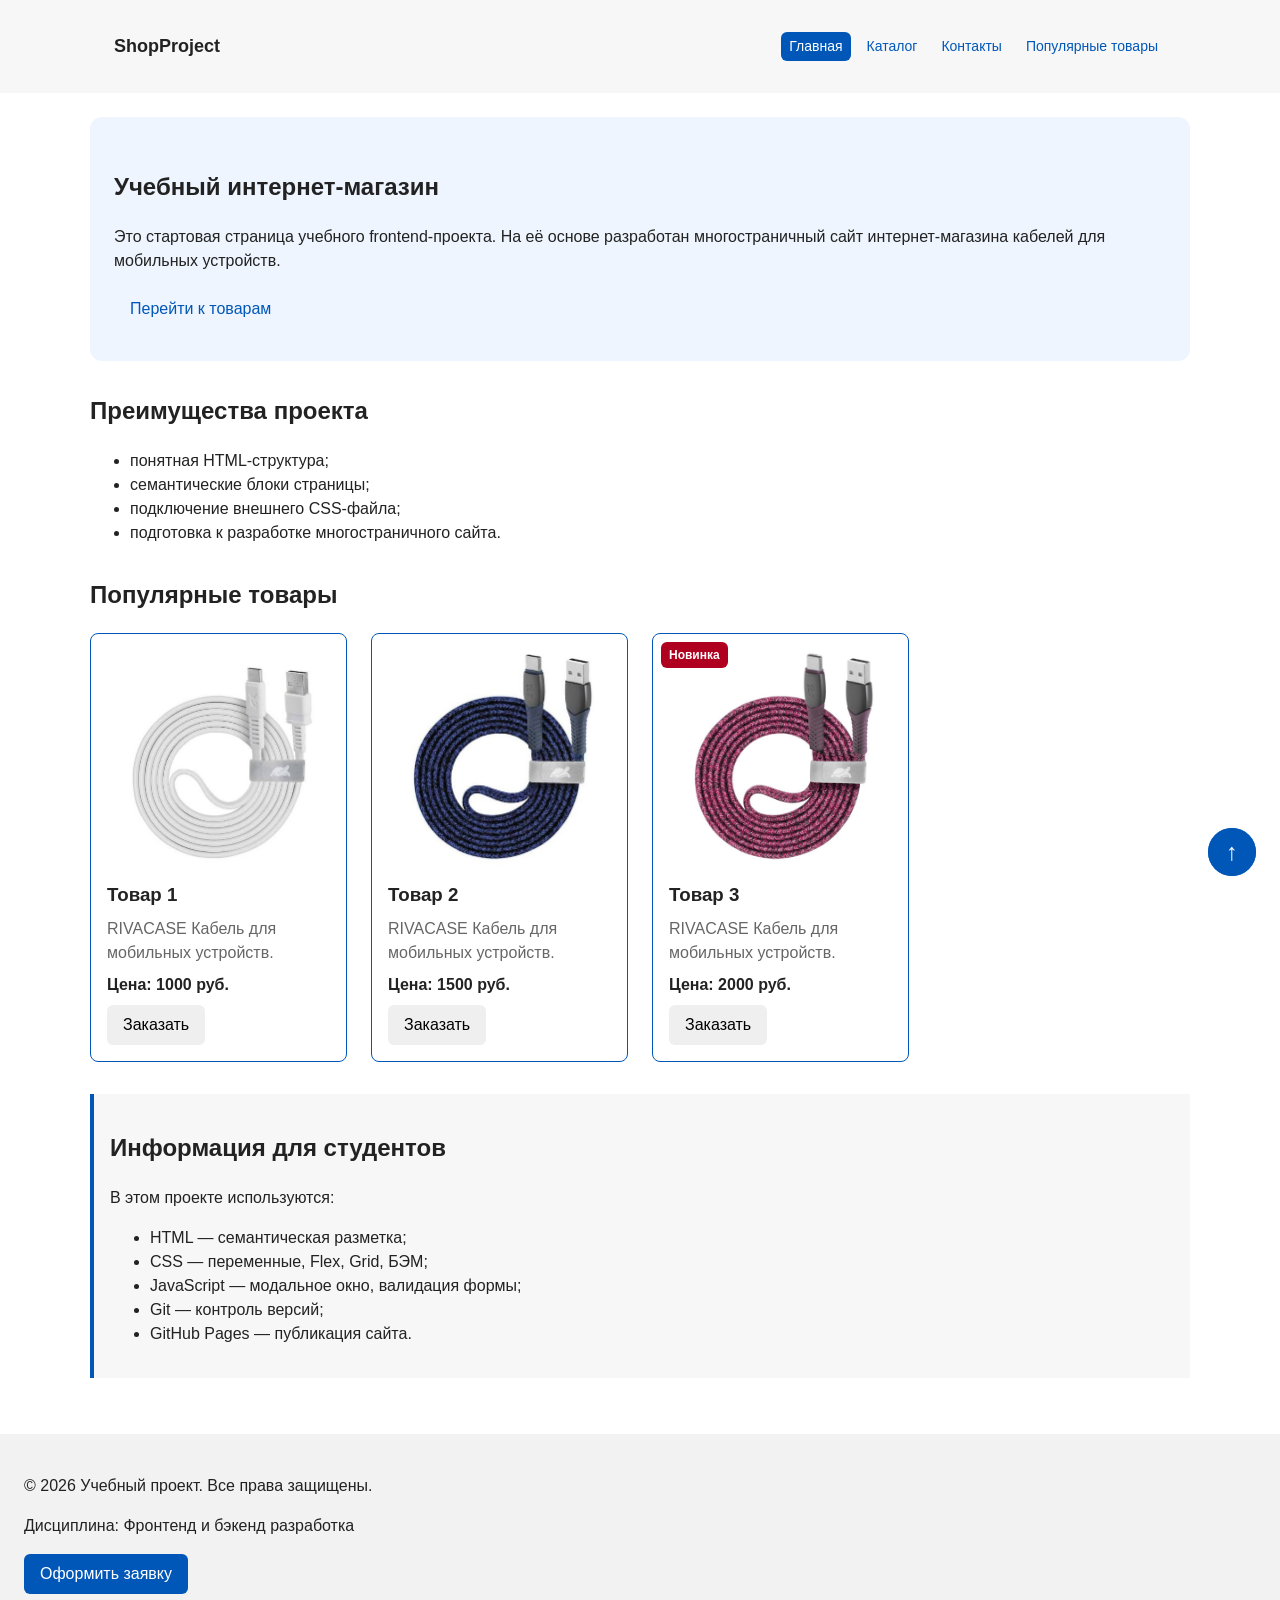
<file: index.html>
<!DOCTYPE html>
<html lang="ru">
<head>
  <meta charset="UTF-8">
  <meta name="viewport" content="width=device-width, initial-scale=1.0">
  <title>Учебный интернет-магазин</title>

  <meta property="og:type" content="website">
  <meta property="og:title" content="Учебный интернет-магазин">
  <meta property="og:description" content="Учебный frontend-проект интернет-магазина.">
  <meta property="og:image" content="https://username.github.io/kr1-html-css-shop/images/preview.jpg">

  <!-- Подключение стилей и JavaScript -->
  <link rel="stylesheet" href="css/style.css">
  <script src="js/main.js" defer></script>
</head>

<body>
  <header class="site-header">
    <div class="site-header__inner">
      <a class="site-header__logo" href="index.html">ShopProject</a>

      <nav class="site-nav" aria-label="Основная навигация">
        <ul class="site-nav__list">
          <li class="site-nav__item">
            <a class="site-nav__link site-nav__link--active" href="index.html">
              Главная
            </a>
          </li>
          <li class="site-nav__item">
            <a class="site-nav__link" href="catalog.html">Каталог</a>
          </li>
          <li class="site-nav__item">
            <a class="site-nav__link" href="contacts.html">Контакты</a>
          </li>
          <li class="site-nav__item">
            <a class="site-nav__link" href="index.html#popular">
              Популярные товары
            </a>
          </li>
        </ul>
      </nav>
    </div>
  </header>

  <main>
    <section class="hero">
      <h1>Учебный интернет-магазин</h1>
      <p>
        Это стартовая страница учебного frontend-проекта.
        На её основе разработан многостраничный сайт интернет-магазина кабелей для мобильных устройств.
      </p>
      <a class="button" href="#popular">Перейти к товарам</a>
    </section>

    <section class="section" id="advantages">
      <h2>Преимущества проекта</h2>

      <ul class="advantages-list">
        <li>понятная HTML-структура;</li>
        <li>семантические блоки страницы;</li>
        <li>подключение внешнего CSS-файла;</li>
        <li>подготовка к разработке многостраничного сайта.</li>
      </ul>
    </section>

    <section class="section" id="popular">
      <h2>Популярные товары</h2>

      <div class="products-grid">
        <article class="product-card product-card--featured">
          <img
              class="product-card__image"
              src="images/product-1.jpg"
              alt="Товар 1"
              width="300"
              height="300"
            >
          <h3 class="product-card__title">
            <a class="product-card__link" href="product1.html">Товар 1</a>
          </h3>
          <p class="product-card__description">RIVACASE Кабель для мобильных устройств.</p>
          <p class="product-card__price">Цена: 1000 руб.</p>
          <button
            class="button product-card__button"
            type="button"
            data-product="Товар 1"
          >
            Заказать
          </button>
        </article>

        <article class="product-card product-card--featured">
            <img
              class="product-card__image"
              src="images/product-2.jpg"
              alt="Товар 1"
              width="300"
              height="300"
            >
          <h3 class="product-card__title">
            <a class="product-card__link" href="product2.html">Товар 2</a>
          </h3>
          <p class="product-card__description">RIVACASE Кабель для мобильных устройств.</p>
          <p class="product-card__price">Цена: 1500 руб.</p>
          <button
            class="button product-card__button"
            type="button"
            data-product="Товар 2"
          >
            Заказать
          </button>
        </article>

        <article class="product-card product-card--featured">
          <span class="product-card__badge">Новинка</span>
            <img
              class="product-card__image"
              src="images/product-3.jpg"
              alt="Товар 1"
              width="300"
              height="300"
            >
          <h3 class="product-card__title">
            <a class="product-card__link" href="product3.html">Товар 3</a>
          </h3>
          <p class="product-card__description">RIVACASE Кабель для мобильных устройств.</p>
          <p class="product-card__price">Цена: 2000 руб.</p>
          <button
            class="button product-card__button"
            type="button"
            data-product="Товар 3"
          >
            Заказать
          </button>
        </article>
      </div>
    </section>

    <aside class="aside-info">
      <h2>Информация для студентов</h2>
      <p>В этом проекте используются:</p>
      <ul class="aside-info__list">
        <li>HTML — семантическая разметка;</li>
        <li>CSS — переменные, Flex, Grid, БЭМ;</li>
        <li>JavaScript — модальное окно, валидация формы;</li>
        <li>Git — контроль версий;</li>
        <li>GitHub Pages — публикация сайта.</li>
      </ul>
    </aside>
  </main>

  <a class="to-top" href="#" aria-label="Наверх">↑</a>

  <footer class="site-footer" id="contacts">
    <p>&copy; 2026 Учебный проект. Все права защищены.</p>
    <p>Дисциплина: Фронтенд и бэкенд разработка</p>
    <a class="button button--primary" href="order.html">Оформить заявку</a>
  </footer>

  <dialog class="order-dialog" id="order-dialog" aria-labelledby="order-dialog-title">
    <h2 class="order-dialog__title" id="order-dialog-title">Оформление заявки</h2>

    <form class="order-form" id="order-form" action="#" method="post" novalidate>
      <input id="selected-product" name="selected-product" type="hidden">

      <div class="order-form__field">
        <label class="order-form__label" for="order-name">Имя</label>
        <input
          class="order-form__input"
          id="order-name"
          name="name"
          type="text"
          placeholder="Введите ваше имя"
          minlength="2"
          autocomplete="given-name"
          required
        >
      </div>

      <div class="order-form__field">
        <label class="order-form__label" for="order-email">E-mail</label>
        <input
          class="order-form__input"
          id="order-email"
          name="email"
          type="email"
          placeholder="example@mail.ru"
          autocomplete="email"
          required
        >
      </div>

      <div class="order-form__field">
        <label class="order-form__label" for="order-phone">Телефон</label>
        <input
          class="order-form__input"
          id="order-phone"
          name="phone"
          type="tel"
          inputmode="tel"
          placeholder="+7 (900) 000-00-00"
          pattern="^\+7 \(\d{3}\) \d{3}-\d{2}-\d{2}$"
          required
        >
        <small class="order-form__hint">Формат: +7 (900) 000-00-00</small>
      </div>

      <div class="order-form__field">
        <label class="order-form__label" for="order-date">Дата связи</label>
        <input
          class="order-form__input"
          id="order-date"
          name="date"
          type="date"
        >
      </div>

      <div class="order-form__field">
        <label class="order-form__label" for="order-topic">Тема заявки</label>
        <select class="order-form__input" id="order-topic" name="topic" required>
          <option value="">Выберите тему</option>
          <option value="product">Заказ товара</option>
          <option value="consultation">Консультация</option>
          <option value="delivery">Доставка</option>
        </select>
      </div>

      <div class="order-form__field">
        <label class="order-form__label" for="order-comment">Комментарий</label>
        <textarea
          class="order-form__input"
          id="order-comment"
          name="comment"
          rows="4"
          placeholder="Укажите дополнительную информацию"
        ></textarea>
      </div>

      <div class="order-form__field order-form__field--checkbox">
        <label class="order-form__label">
          <input
            class="order-form__checkbox"
            id="order-agreement"
            name="agreement"
            type="checkbox"
            required
          >
          Я согласен на обработку данных
        </label>
      </div>

      <div class="order-form__actions">
        <button class="button button--secondary" type="button" id="close-order-dialog">
          Закрыть
        </button>
        <button class="button button--primary" type="submit">
          Отправить заявку
        </button>
      </div>
    </form>
  </dialog>

  <p class="success-message" id="success-message" hidden>
    Форма успешно отправлена!
  </p>
  <a class="to-top" href="#" aria-label="Наверх">↑</a>
</body>
</file>
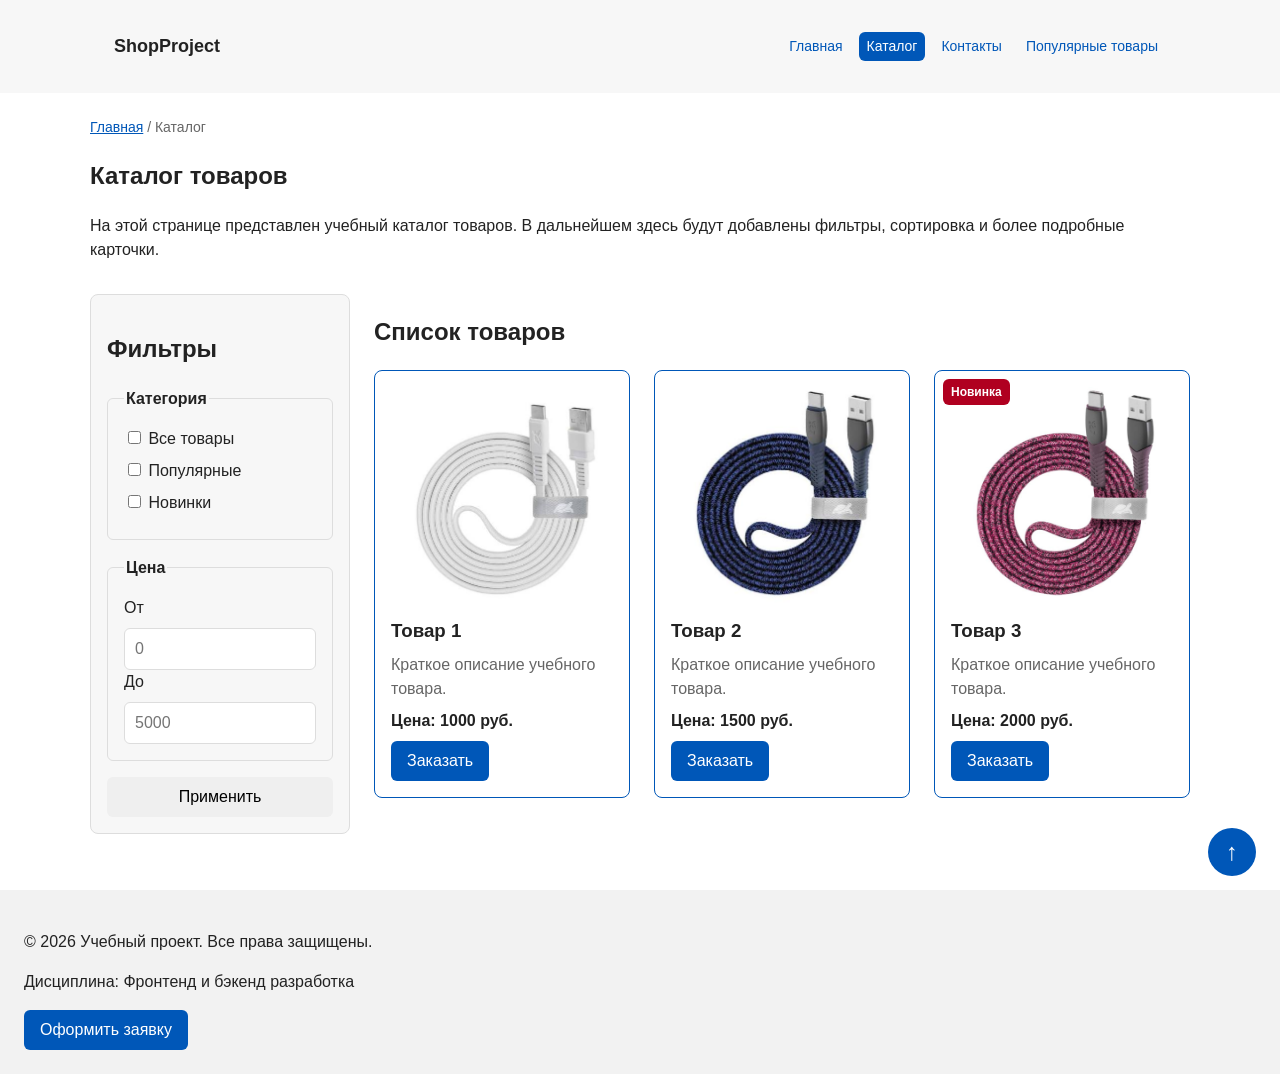
<file: catalog.html>
<!DOCTYPE html>
<html lang="ru">
<head>
  <meta charset="UTF-8">
  <meta name="viewport" content="width=device-width, initial-scale=1.0">
  <meta name="description" content="Каталог товаров учебного интернет-магазина.">
  <title>Каталог товаров — Учебный интернет-магазин</title>

  <meta property="og:type" content="website">
  <meta property="og:title" content="Учебный интернет-магазин">
  <meta property="og:description" content="Учебный frontend-проект интернет-магазина.">
  <meta property="og:image" content="https://username.github.io/kr1-html-css-shop/images/preview.jpg">

  <link rel="stylesheet" href="css/style.css">
</head>
<body>
  <header class="site-header">
    <div class="site-header__inner">
      <a class="site-header__logo" href="index.html">ShopProject</a>

      <nav class="site-nav" aria-label="Основная навигация">
        <ul class="site-nav__list">
          <li class="site-nav__item">
            <a class="site-nav__link" href="index.html">
              Главная
            </a>
          </li>
          <li class="site-nav__item">
            <a class="site-nav__link site-nav__link--active" href="catalog.html">Каталог</a>
          </li>
          <li class="site-nav__item">
            <a class="site-nav__link" href="contacts.html">Контакты</a>
          </li>
          <li class="site-nav__item">
            <a class="site-nav__link" href="index.html#popular">
              Популярные товары
            </a>
          </li>
        </ul>
      </nav>
    </div>
  </header>

  <main>
    <nav class="breadcrumbs" aria-label="Хлебные крошки">
      <a class="breadcrumbs__link" href="index.html">Главная</a>
      <span class="breadcrumbs__current">Каталог</span>
    </nav>

    <section class="section">
      <h1>Каталог товаров</h1>
      <p>
        На этой странице представлен учебный каталог товаров.
        В дальнейшем здесь будут добавлены фильтры, сортировка и более
        подробные карточки.
      </p>
    </section>

    <section class="catalog-layout">
      <!-- Товары слева -->
      <section class="catalog-products">
        <h2>Список товаров</h2>

        <div class="products-grid">
          <article class="product-card product-card--featured">
            <img
              class="product-card__image"
              src="images/product-1.jpg"
              alt="Товар 1"
              width="300"
              height="300"
            >
            <h3 class="product-card__title">
              <a class="product-card__link" href="product1.html">Товар 1</a>
            </h3>
            <p class="product-card__description">Краткое описание учебного товара.</p>
            <p class="product-card__price">Цена: 1000 руб.</p>
            <a class="button button--primary product-card__button" href="order.html" data-product="Товар 1">
              Заказать
            </a>
          </article>

          <article class="product-card product-card--featured">
            <img
              class="product-card__image"
              src="images/product-2.jpg"
              alt="Товар 2"
              width="300"
              height="300"
            >
            <h3 class="product-card__title">
              <a class="product-card__link" href="product2.html">Товар 2</a>
            </h3>
            <p class="product-card__description">Краткое описание учебного товара.</p>
            <p class="product-card__price">Цена: 1500 руб.</p>
            <a class="button button--primary product-card__button" href="order.html" data-product="Товар 2">
              Заказать
            </a>
          </article>

          <article class="product-card product-card--featured">
            <span class="product-card__badge">Новинка</span>
            <img
              class="product-card__image"
              src="images/product-3.jpg"
              alt="Товар 3"
              width="300"
              height="300"
            >
            <h3 class="product-card__title">
              <a class="product-card__link" href="product3.html">Товар 3</a>
            </h3>
            <p class="product-card__description">Краткое описание учебного товара.</p>
            <p class="product-card__price">Цена: 2000 руб.</p>
            <a class="button button--primary product-card__button" href="order.html" data-product="Товар 3">
              Заказать
            </a>
          </article>
        </div>
      </section>

      <!-- Фильтр справа -->
      <aside class="catalog-filters">
        <h2>Фильтры</h2>

        <form class="filters-form" action="#" method="get">
          <fieldset>
            <legend>Категория</legend>

            <label>
              <input type="checkbox" name="category" value="all">
              Все товары
            </label>

            <label>
              <input type="checkbox" name="category" value="popular">
              Популярные
            </label>

            <label>
              <input type="checkbox" name="category" value="new">
              Новинки
            </label>
          </fieldset>

          <fieldset>
            <legend>Цена</legend>

            <label for="price-from">От</label>
            <input id="price-from" name="price-from" type="number" min="0" placeholder="0">

            <label for="price-to">До</label>
            <input id="price-to" name="price-to" type="number" min="0" placeholder="5000">
          </fieldset>

          <button class="button" type="submit">Применить</button>
        </form>
      </aside>
    </section>
  </main>

  <a class="to-top" href="#" aria-label="Наверх">↑</a>

  <footer class="site-footer">
    <p>&copy; 2026 Учебный проект. Все права защищены.</p>
    <p>Дисциплина: Фронтенд и бэкенд разработка</p>
    <a class="button button--primary" href="order.html">Оформить заявку</a>
  </footer>
</body>
</html>
</file>
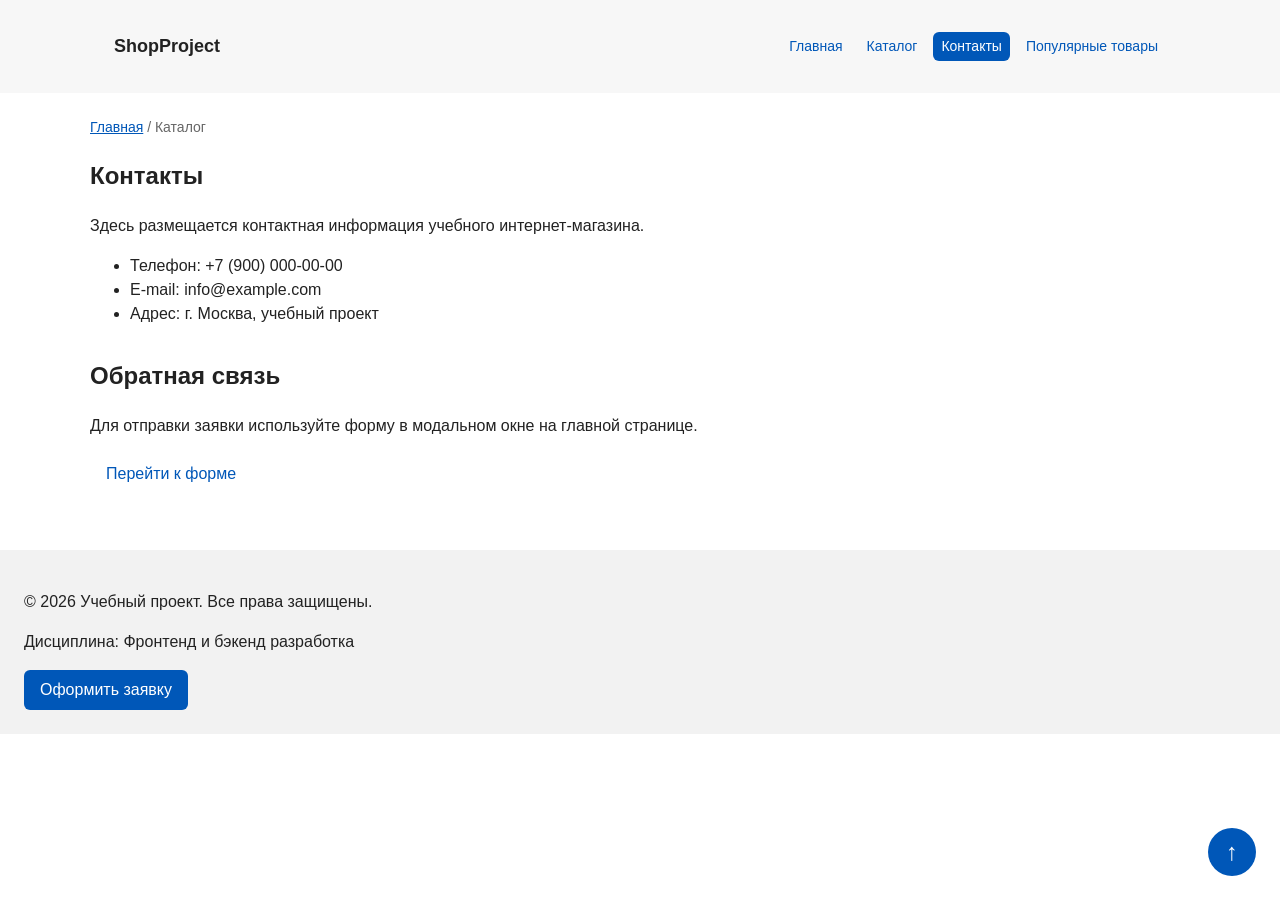
<file: contacts.html>
<!DOCTYPE html>
<html lang="ru">
<head>
  <meta charset="UTF-8">
  <meta name="viewport" content="width=device-width, initial-scale=1.0">
  <meta name="description" content="Контактная информация учебного интернет-магазина.">
  <title>Контакты — Учебный интернет-магазин</title>
  
  <meta property="og:type" content="website">
  <meta property="og:title" content="Учебный интернет-магазин">
  <meta property="og:description" content="Учебный frontend-проект интернет-магазина.">
  <meta property="og:image" content="https://username.github.io/kr1-html-css-shop/images/preview.jpg">

  <link rel="stylesheet" href="css/style.css">
</head>

<body>
  <header class="site-header">
    <div class="site-header__inner">
      <a class="site-header__logo" href="index.html">ShopProject</a>

      <nav class="site-nav" aria-label="Основная навигация">
        <ul class="site-nav__list">
          <li class="site-nav__item">
            <a class="site-nav__link href="index.html" href="index.html">
              Главная
            </a>
          </li>
          <li class="site-nav__item">
            <a class="site-nav__link" href="catalog.html">Каталог</a>
          </li>
          <li class="site-nav__item">
            <a class="site-nav__link site-nav__link--active" href="contacts.html">Контакты</a>
          </li>
          <li class="site-nav__item">
            <a class="site-nav__link" href="index.html#popular">
              Популярные товары
            </a>
          </li>
        </ul>
      </nav>
    </div>
  </header>

  <main>
    <nav class="breadcrumbs" aria-label="Хлебные крошки">
      <a class="breadcrumbs__link" href="index.html">Главная</a>
      <span class="breadcrumbs__current">Каталог</span>
    </nav>

    <section class="section">
      <h1>Контакты</h1>
      <p>
        Здесь размещается контактная информация учебного интернет-магазина.
      </p>

      <ul>
        <li>Телефон: +7 (900) 000-00-00</li>
        <li>E-mail: info@example.com</li>
        <li>Адрес: г. Москва, учебный проект</li>
      </ul>
    </section>

    <section class="section" id="feedback">
      <h2>Обратная связь</h2>
      <p>
        Для отправки заявки используйте форму в модальном окне на главной странице.
      </p>
      <a class="button" href="index.html#contacts">Перейти к форме</a>
    </section>
  </main>

  <a class="to-top" href="#" aria-label="Наверх">↑</a>

  <footer class="site-footer">
    <p>&copy; 2026 Учебный проект. Все права защищены.</p>
    <p>Дисциплина: Фронтенд и бэкенд разработка</p>
    <a class="button button--primary" href="order.html">Оформить заявку</a>
  </footer>

  <dialog class="order-dialog" id="order-dialog" aria-labelledby="order-dialog-title">
    <h2 class="order-dialog__title" id="order-dialog-title">Оформление заявки</h2>

    <form class="order-form" id="order-form" action="#" method="post" novalidate>
      <input id="selected-product" name="selected-product" type="hidden">

      <div class="order-form__field">
        <label class="order-form__label" for="order-name">Имя</label>
        <input
          class="order-form__input"
          id="order-name"
          name="name"
          type="text"
          placeholder="Введите ваше имя"
          minlength="2"
          autocomplete="given-name"
          required
        >
      </div>

      <div class="order-form__field">
        <label class="order-form__label" for="order-email">E-mail</label>
        <input
          class="order-form__input"
          id="order-email"
          name="email"
          type="email"
          placeholder="example@mail.ru"
          autocomplete="email"
          required
        >
      </div>

      <div class="order-form__field">
        <label class="order-form__label" for="order-phone">Телефон</label>
        <input
          class="order-form__input"
          id="order-phone"
          name="phone"
          type="tel"
          inputmode="tel"
          placeholder="+7 (900) 000-00-00"
          pattern="^\+7 \(\d{3}\) \d{3}-\d{2}-\d{2}$"
          required
        >
        <small class="order-form__hint">Формат: +7 (900) 000-00-00</small>
      </div>

      <div class="order-form__field">
        <label class="order-form__label" for="order-date">Дата связи</label>
        <input
          class="order-form__input"
          id="order-date"
          name="date"
          type="date"
        >
      </div>

      <div class="order-form__field">
        <label class="order-form__label" for="order-topic">Тема заявки</label>
        <select class="order-form__input" id="order-topic" name="topic" required>
          <option value="">Выберите тему</option>
          <option value="product">Заказ товара</option>
          <option value="consultation">Консультация</option>
          <option value="delivery">Доставка</option>
        </select>
      </div>

      <div class="order-form__field">
        <label class="order-form__label" for="order-comment">Комментарий</label>
        <textarea
          class="order-form__input"
          id="order-comment"
          name="comment"
          rows="4"
          placeholder="Укажите дополнительную информацию"
        ></textarea>
      </div>

      <div class="order-form__field order-form__field--checkbox">
        <label class="order-form__label">
          <input
            class="order-form__checkbox"
            id="order-agreement"
            name="agreement"
            type="checkbox"
            required
          >
          Я согласен на обработку данных
        </label>
      </div>

      <div class="order-form__actions">
        <button class="button button--secondary" type="button" id="close-order-dialog">
          Закрыть
        </button>
        <button class="button button--primary" type="submit">
          Отправить заявку
        </button>
      </div>
    </form>
  </dialog>

  <p class="success-message" id="success-message" hidden>
    Форма успешно отправлена!
  </p>
</body>
</html>
</file>
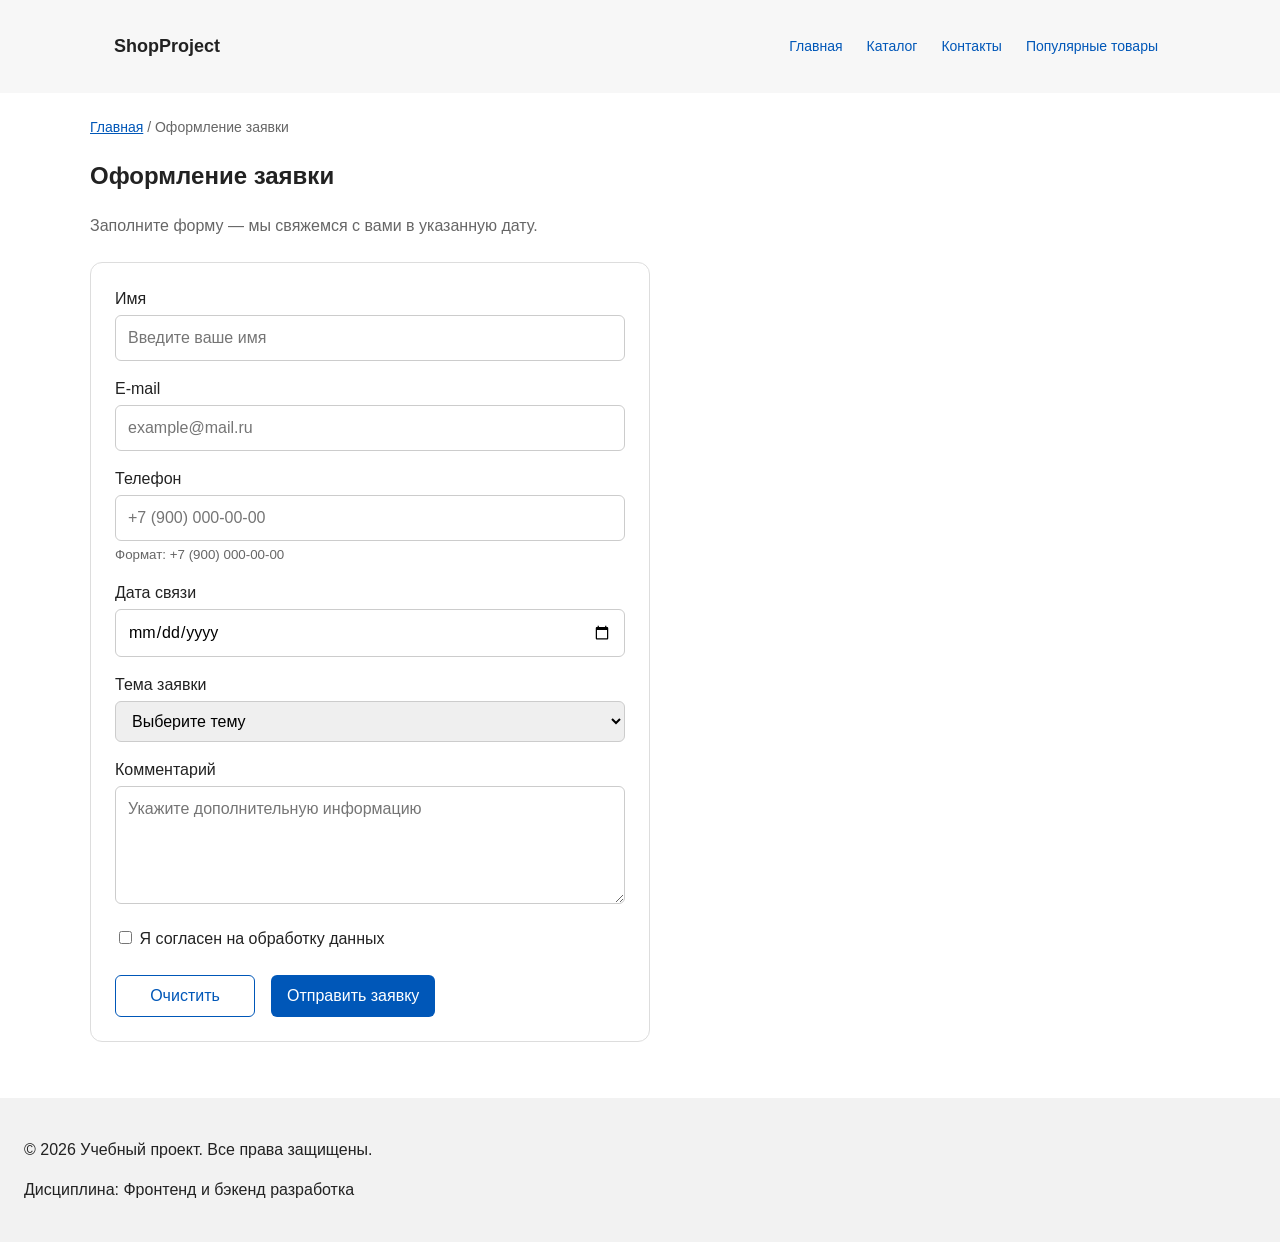
<file: order.html>
<!DOCTYPE html>
<html lang="ru">
<head>
  <meta charset="UTF-8">
  <meta name="viewport" content="width=device-width, initial-scale=1.0">
  <meta name="description" content="Оформление заявки в учебном интернет-магазине.">
  <title>Оформление заявки — Учебный интернет-магазин</title>

  <meta property="og:type" content="website">
  <meta property="og:title" content="Учебный интернет-магазин">
  <meta property="og:description" content="Учебный frontend-проект интернет-магазина.">
  <meta property="og:image" content="https://username.github.io/kr1-html-css-shop/images/preview.jpg">

  <link rel="stylesheet" href="css/style.css">
  <script src="js/main.js" defer></script>
</head>

<body>
  <header class="site-header">
    <div class="site-header__inner">
      <a class="site-header__logo" href="index.html">ShopProject</a>
      <nav class="site-nav" aria-label="Основная навигация">
        <ul class="site-nav__list">
          <li class="site-nav__item"><a class="site-nav__link" href="index.html">Главная</a></li>
          <li class="site-nav__item"><a class="site-nav__link" href="catalog.html">Каталог</a></li>
          <li class="site-nav__item"><a class="site-nav__link" href="contacts.html">Контакты</a></li>
          <li class="site-nav__item"><a class="site-nav__link" href="index.html#popular">Популярные товары</a></li>
        </ul>
      </nav>
    </div>
  </header>

  <main>
    <nav class="breadcrumbs" aria-label="Хлебные крошки">
      <a class="breadcrumbs__link" href="index.html">Главная</a>
      <span class="breadcrumbs__current">Оформление заявки</span>
    </nav>

    <section class="section order-page">
      <h1>Оформление заявки</h1>
      <p class="order-page__intro">
        Заполните форму — мы свяжемся с вами в указанную дату.
      </p>

      <form class="order-form" id="order-form" action="#" method="post" novalidate>
        <input id="selected-product" name="selected-product" type="hidden">

        <div class="order-form__field">
          <label class="order-form__label" for="order-name">Имя</label>
          <input class="order-form__input" id="order-name" name="name" type="text"
                 placeholder="Введите ваше имя" minlength="2" autocomplete="given-name" required>
        </div>

        <div class="order-form__field">
          <label class="order-form__label" for="order-email">E-mail</label>
          <input class="order-form__input" id="order-email" name="email" type="email"
                 placeholder="example@mail.ru" autocomplete="email" required>
        </div>

        <div class="order-form__field">
          <label class="order-form__label" for="order-phone">Телефон</label>
          <input class="order-form__input" id="order-phone" name="phone" type="tel"
                 inputmode="tel" placeholder="+7 (900) 000-00-00"
                 pattern="^\+7 \(\d{3}\) \d{3}-\d{2}-\d{2}$" required>
          <small class="order-form__hint">Формат: +7 (900) 000-00-00</small>
        </div>

        <div class="order-form__field">
          <label class="order-form__label" for="order-date">Дата связи</label>
          <input class="order-form__input" id="order-date" name="date" type="date">
        </div>

        <div class="order-form__field">
          <label class="order-form__label" for="order-topic">Тема заявки</label>
          <select class="order-form__input" id="order-topic" name="topic" required>
            <option value="">Выберите тему</option>
            <option value="product">Заказ товара</option>
            <option value="consultation">Консультация</option>
            <option value="delivery">Доставка</option>
          </select>
        </div>

        <div class="order-form__field">
          <label class="order-form__label" for="order-comment">Комментарий</label>
          <textarea class="order-form__input" id="order-comment" name="comment" rows="4"
                    placeholder="Укажите дополнительную информацию"></textarea>
        </div>

        <div class="order-form__field order-form__field--checkbox">
          <label class="order-form__label">
            <input class="order-form__checkbox" id="order-agreement" name="agreement"
                   type="checkbox" required>
            Я согласен на обработку данных
          </label>
        </div>

        <div class="order-form__actions">
          <button class="button button--secondary" type="reset">Очистить</button>
          <button class="button button--primary" type="submit">Отправить заявку</button>
        </div>
      </form>

      <p class="success-message" id="success-message" hidden>
        Форма успешно отправлена!
      </p>
    </section>
  </main>

  <footer class="site-footer">
    <p>&copy; 2026 Учебный проект. Все права защищены.</p>
    <p>Дисциплина: Фронтенд и бэкенд разработка</p>
  </footer>
</body>
</html>
</file>
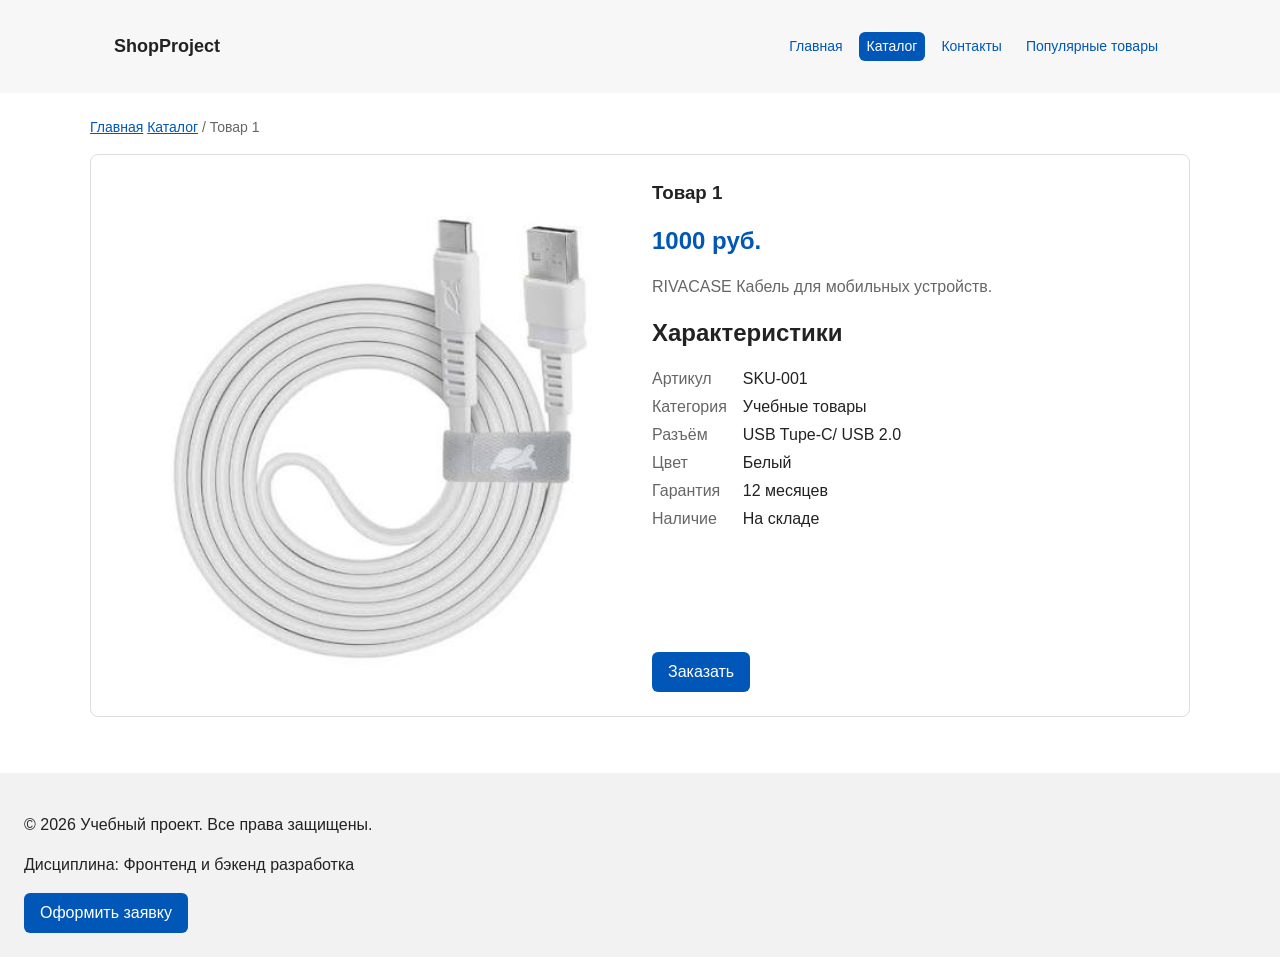
<file: product1.html>
<!DOCTYPE html>
<html lang="ru">
<head>
  <meta charset="UTF-8">
  <meta name="viewport" content="width=device-width, initial-scale=1.0">
  <title>Товар 1 — Учебный интернет-магазин</title>
  <link rel="stylesheet" href="css/style.css">
  <script src="js/main.js" defer></script>
</head>

<body>
  <header class="site-header">
    <div class="site-header__inner">
      <a class="site-header__logo" href="index.html">ShopProject</a>
      <nav class="site-nav" aria-label="Основная навигация">
        <ul class="site-nav__list">
          <li class="site-nav__item"><a class="site-nav__link" href="index.html">Главная</a></li>
          <li class="site-nav__item"><a class="site-nav__link site-nav__link--active" href="catalog.html">Каталог</a></li>
          <li class="site-nav__item"><a class="site-nav__link" href="contacts.html">Контакты</a></li>
          <li class="site-nav__item"><a class="site-nav__link" href="index.html#popular">Популярные товары</a></li>
        </ul>
      </nav>
    </div>
  </header>

  <main>
    <nav class="breadcrumbs" aria-label="Хлебные крошки">
      <a class="breadcrumbs__link" href="index.html">Главная</a>
      <a class="breadcrumbs__link" href="catalog.html">Каталог</a>
      <span class="breadcrumbs__current">Товар 1</span>
    </nav>

    <section class="section">
      <article class="product-detail">
        <img class="product-detail__image" src="images/product-1.jpg" alt="Товар 1" width="600" height="400">

        <div class="product-detail__info">
          <h3 class="product-card__title">Товар 1</h3>
          <p class="product-detail__price">1000 руб.</p>
          <p class="product-detail__description">RIVACASE Кабель для мобильных устройств.</p>

          <h2 class="product-detail__subtitle">Характеристики</h2>
          <dl class="product-detail__specs">
            <dt>Артикул</dt><dd>SKU-001</dd>
            <dt>Категория</dt><dd>Учебные товары</dd>
            <dt>Разъём</dt><dd>USB Tupe-C/ USB 2.0</dd>
            <dt>Цвет</dt><dd>Белый</dd>
            <dt>Гарантия</dt><dd>12 месяцев</dd>
            <dt>Наличие</dt><dd>На складе</dd>
          </dl>

          <button class="button button--primary product-card__button" type="button" data-product="Товар 1">
            Заказать
          </button>
        </div>
      </article>
    </section>
  </main>

  <footer class="site-footer">
    <p>&copy; 2026 Учебный проект. Все права защищены.</p>
    <p>Дисциплина: Фронтенд и бэкенд разработка</p>
    <a class="button button--primary" href="order.html">Оформить заявку</a>
  </footer>

  <dialog class="order-dialog" id="order-dialog" aria-labelledby="order-dialog-title">
    <h2 class="order-dialog__title" id="order-dialog-title">Оформление заявки</h2>

    <form class="order-form" id="order-form" action="#" method="post" novalidate>
      <input id="selected-product" name="selected-product" type="hidden">

      <div class="order-form__field">
        <label class="order-form__label" for="order-name">Имя</label>
        <input
          class="order-form__input"
          id="order-name"
          name="name"
          type="text"
          placeholder="Введите ваше имя"
          minlength="2"
          autocomplete="given-name"
          required
        >
      </div>

      <div class="order-form__field">
        <label class="order-form__label" for="order-email">E-mail</label>
        <input
          class="order-form__input"
          id="order-email"
          name="email"
          type="email"
          placeholder="example@mail.ru"
          autocomplete="email"
          required
        >
      </div>

      <div class="order-form__field">
        <label class="order-form__label" for="order-phone">Телефон</label>
        <input
          class="order-form__input"
          id="order-phone"
          name="phone"
          type="tel"
          inputmode="tel"
          placeholder="+7 (900) 000-00-00"
          pattern="^\+7 \(\d{3}\) \d{3}-\d{2}-\d{2}$"
          required
        >
        <small class="order-form__hint">Формат: +7 (900) 000-00-00</small>
      </div>

      <div class="order-form__field">
        <label class="order-form__label" for="order-date">Дата связи</label>
        <input
          class="order-form__input"
          id="order-date"
          name="date"
          type="date"
        >
      </div>

      <div class="order-form__field">
        <label class="order-form__label" for="order-topic">Тема заявки</label>
        <select class="order-form__input" id="order-topic" name="topic" required>
          <option value="">Выберите тему</option>
          <option value="product">Заказ товара</option>
          <option value="consultation">Консультация</option>
          <option value="delivery">Доставка</option>
        </select>
      </div>

      <div class="order-form__field">
        <label class="order-form__label" for="order-comment">Комментарий</label>
        <textarea
          class="order-form__input"
          id="order-comment"
          name="comment"
          rows="4"
          placeholder="Укажите дополнительную информацию"
        ></textarea>
      </div>

      <div class="order-form__field order-form__field--checkbox">
        <label class="order-form__label">
          <input
            class="order-form__checkbox"
            id="order-agreement"
            name="agreement"
            type="checkbox"
            required
          >
          Я согласен на обработку данных
        </label>
      </div>

      <div class="order-form__actions">
        <button class="button button--secondary" type="button" id="close-order-dialog">
          Закрыть
        </button>
        <button class="button button--primary" type="submit">
          Отправить заявку
        </button>
      </div>
    </form>
  </dialog>

  <p class="success-message" id="success-message" hidden>
    Форма успешно отправлена!
  </p>
</body>
</html>
</file>
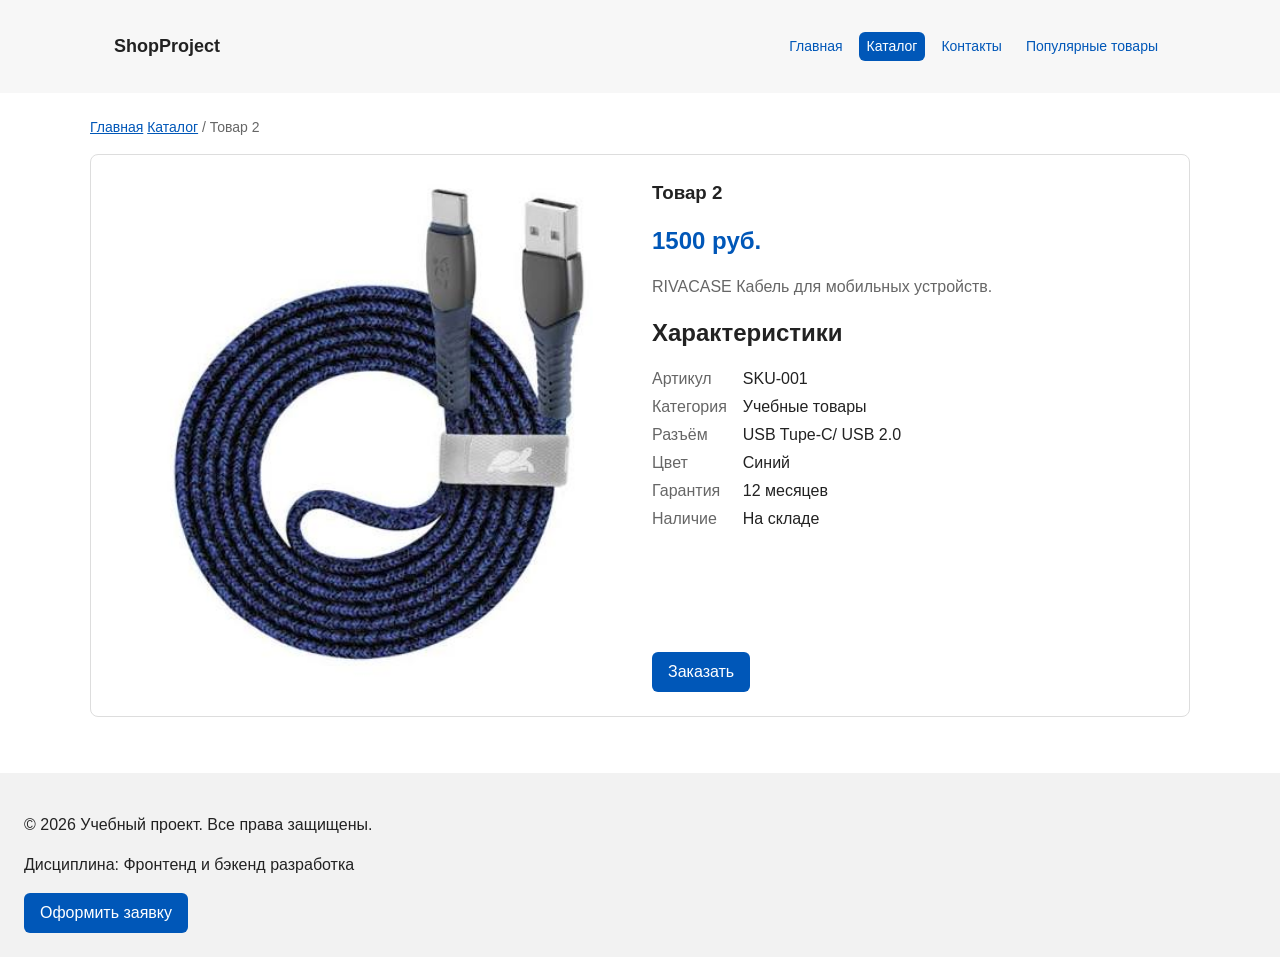
<file: product2.html>
<!DOCTYPE html>
<html lang="ru">
<head>
  <meta charset="UTF-8">
  <meta name="viewport" content="width=device-width, initial-scale=1.0">
  <title>Товар 1 — Учебный интернет-магазин</title>
  <link rel="stylesheet" href="css/style.css">
  <script src="js/main.js" defer></script>
</head>

<body>
  <header class="site-header">
    <div class="site-header__inner">
      <a class="site-header__logo" href="index.html">ShopProject</a>
      <nav class="site-nav" aria-label="Основная навигация">
        <ul class="site-nav__list">
          <li class="site-nav__item"><a class="site-nav__link" href="index.html">Главная</a></li>
          <li class="site-nav__item"><a class="site-nav__link site-nav__link--active" href="catalog.html">Каталог</a></li>
          <li class="site-nav__item"><a class="site-nav__link" href="contacts.html">Контакты</a></li>
          <li class="site-nav__item"><a class="site-nav__link" href="index.html#popular">Популярные товары</a></li>
        </ul>
      </nav>
    </div>
  </header>

  <main>
    <nav class="breadcrumbs" aria-label="Хлебные крошки">
      <a class="breadcrumbs__link" href="index.html">Главная</a>
      <a class="breadcrumbs__link" href="catalog.html">Каталог</a>
      <span class="breadcrumbs__current">Товар 2</span>
    </nav>

    <section class="section">
      <article class="product-detail">
        <img class="product-detail__image" src="images/product-2.jpg" alt="Товар 1" width="600" height="400">

        <div class="product-detail__info">
          <h3 class="product-card__title">Товар 2</h3>
          <p class="product-detail__price">1500 руб.</p>
          <p class="product-detail__description">RIVACASE Кабель для мобильных устройств.</p>

          <h2 class="product-detail__subtitle">Характеристики</h2>
          <dl class="product-detail__specs">
            <dt>Артикул</dt><dd>SKU-001</dd>
            <dt>Категория</dt><dd>Учебные товары</dd>
            <dt>Разъём</dt><dd>USB Tupe-C/ USB 2.0</dd>
            <dt>Цвет</dt><dd>Синий</dd>
            <dt>Гарантия</dt><dd>12 месяцев</dd>
            <dt>Наличие</dt><dd>На складе</dd>
          </dl>

          <button class="button button--primary product-card__button" type="button" data-product="Товар 1">
            Заказать
          </button>
        </div>
      </article>
    </section>
  </main>

  <footer class="site-footer">
    <p>&copy; 2026 Учебный проект. Все права защищены.</p>
    <p>Дисциплина: Фронтенд и бэкенд разработка</p>
    <a class="button button--primary" href="order.html">Оформить заявку</a>
  </footer>

  <dialog class="order-dialog" id="order-dialog" aria-labelledby="order-dialog-title">
    <h2 class="order-dialog__title" id="order-dialog-title">Оформление заявки</h2>

    <form class="order-form" id="order-form" action="#" method="post" novalidate>
      <input id="selected-product" name="selected-product" type="hidden">

      <div class="order-form__field">
        <label class="order-form__label" for="order-name">Имя</label>
        <input
          class="order-form__input"
          id="order-name"
          name="name"
          type="text"
          placeholder="Введите ваше имя"
          minlength="2"
          autocomplete="given-name"
          required
        >
      </div>

      <div class="order-form__field">
        <label class="order-form__label" for="order-email">E-mail</label>
        <input
          class="order-form__input"
          id="order-email"
          name="email"
          type="email"
          placeholder="example@mail.ru"
          autocomplete="email"
          required
        >
      </div>

      <div class="order-form__field">
        <label class="order-form__label" for="order-phone">Телефон</label>
        <input
          class="order-form__input"
          id="order-phone"
          name="phone"
          type="tel"
          inputmode="tel"
          placeholder="+7 (900) 000-00-00"
          pattern="^\+7 \(\d{3}\) \d{3}-\d{2}-\d{2}$"
          required
        >
        <small class="order-form__hint">Формат: +7 (900) 000-00-00</small>
      </div>

      <div class="order-form__field">
        <label class="order-form__label" for="order-date">Дата связи</label>
        <input
          class="order-form__input"
          id="order-date"
          name="date"
          type="date"
        >
      </div>

      <div class="order-form__field">
        <label class="order-form__label" for="order-topic">Тема заявки</label>
        <select class="order-form__input" id="order-topic" name="topic" required>
          <option value="">Выберите тему</option>
          <option value="product">Заказ товара</option>
          <option value="consultation">Консультация</option>
          <option value="delivery">Доставка</option>
        </select>
      </div>

      <div class="order-form__field">
        <label class="order-form__label" for="order-comment">Комментарий</label>
        <textarea
          class="order-form__input"
          id="order-comment"
          name="comment"
          rows="4"
          placeholder="Укажите дополнительную информацию"
        ></textarea>
      </div>

      <div class="order-form__field order-form__field--checkbox">
        <label class="order-form__label">
          <input
            class="order-form__checkbox"
            id="order-agreement"
            name="agreement"
            type="checkbox"
            required
          >
          Я согласен на обработку данных
        </label>
      </div>

      <div class="order-form__actions">
        <button class="button button--secondary" type="button" id="close-order-dialog">
          Закрыть
        </button>
        <button class="button button--primary" type="submit">
          Отправить заявку
        </button>
      </div>
    </form>
  </dialog>

  <p class="success-message" id="success-message" hidden>
    Форма успешно отправлена!
  </p>
</body>
</html>
</file>
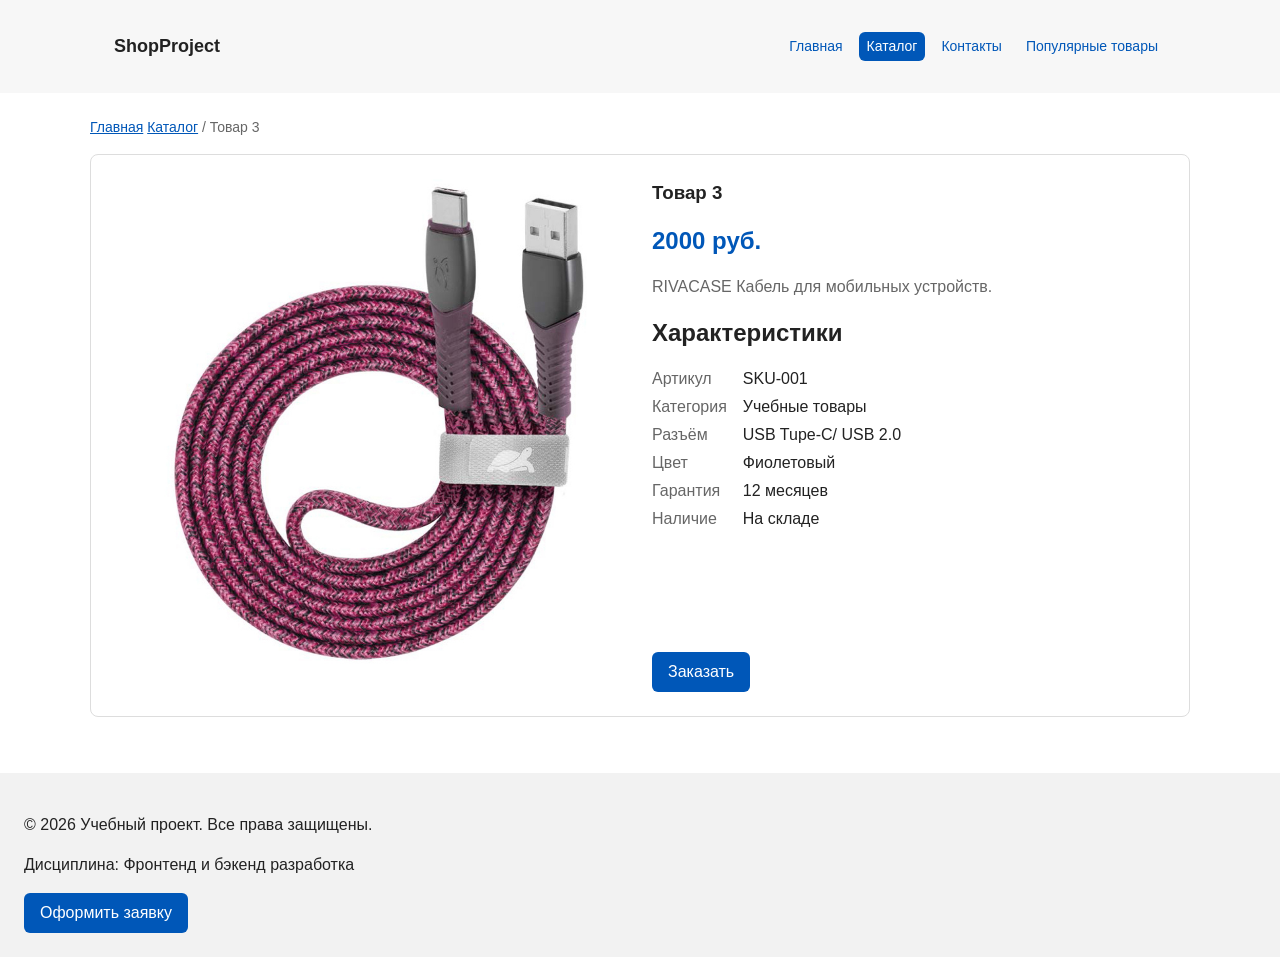
<file: product3.html>
<!DOCTYPE html>
<html lang="ru">
<head>
  <meta charset="UTF-8">
  <meta name="viewport" content="width=device-width, initial-scale=1.0">
  <title>Товар 1 — Учебный интернет-магазин</title>
  <link rel="stylesheet" href="css/style.css">
  <script src="js/main.js" defer></script>
</head>

<body>
  <header class="site-header">
    <div class="site-header__inner">
      <a class="site-header__logo" href="index.html">ShopProject</a>
      <nav class="site-nav" aria-label="Основная навигация">
        <ul class="site-nav__list">
          <li class="site-nav__item"><a class="site-nav__link" href="index.html">Главная</a></li>
          <li class="site-nav__item"><a class="site-nav__link site-nav__link--active" href="catalog.html">Каталог</a></li>
          <li class="site-nav__item"><a class="site-nav__link" href="contacts.html">Контакты</a></li>
          <li class="site-nav__item"><a class="site-nav__link" href="index.html#popular">Популярные товары</a></li>
        </ul>
      </nav>
    </div>
  </header>

  <main>
    <nav class="breadcrumbs" aria-label="Хлебные крошки">
      <a class="breadcrumbs__link" href="index.html">Главная</a>
      <a class="breadcrumbs__link" href="catalog.html">Каталог</a>
      <span class="breadcrumbs__current">Товар 3</span>
    </nav>

    <section class="section">
      <article class="product-detail">
        <img class="product-detail__image" src="images/product-3.jpg" alt="Товар 1" width="600" height="400">

        <div class="product-detail__info">
          <h3 class="product-card__title">Товар 3</h3>
          <p class="product-detail__price">2000 руб.</p>
          <p class="product-detail__description">RIVACASE Кабель для мобильных устройств.</p>

          <h2 class="product-detail__subtitle">Характеристики</h2>
          <dl class="product-detail__specs">
            <dt>Артикул</dt><dd>SKU-001</dd>
            <dt>Категория</dt><dd>Учебные товары</dd>
            <dt>Разъём</dt><dd>USB Tupe-C/ USB 2.0</dd>
            <dt>Цвет</dt><dd>Фиолетовый</dd>
            <dt>Гарантия</dt><dd>12 месяцев</dd>
            <dt>Наличие</dt><dd>На складе</dd>
          </dl>

          <button class="button button--primary product-card__button" type="button" data-product="Товар 1">
            Заказать
          </button>
        </div>
      </article>
    </section>
  </main>

  <footer class="site-footer">
    <p>&copy; 2026 Учебный проект. Все права защищены.</p>
    <p>Дисциплина: Фронтенд и бэкенд разработка</p>
    <a class="button button--primary" href="order.html">Оформить заявку</a>
  </footer>

  <dialog class="order-dialog" id="order-dialog" aria-labelledby="order-dialog-title">
    <h2 class="order-dialog__title" id="order-dialog-title">Оформление заявки</h2>

    <form class="order-form" id="order-form" action="#" method="post" novalidate>
      <input id="selected-product" name="selected-product" type="hidden">

      <div class="order-form__field">
        <label class="order-form__label" for="order-name">Имя</label>
        <input
          class="order-form__input"
          id="order-name"
          name="name"
          type="text"
          placeholder="Введите ваше имя"
          minlength="2"
          autocomplete="given-name"
          required
        >
      </div>

      <div class="order-form__field">
        <label class="order-form__label" for="order-email">E-mail</label>
        <input
          class="order-form__input"
          id="order-email"
          name="email"
          type="email"
          placeholder="example@mail.ru"
          autocomplete="email"
          required
        >
      </div>

      <div class="order-form__field">
        <label class="order-form__label" for="order-phone">Телефон</label>
        <input
          class="order-form__input"
          id="order-phone"
          name="phone"
          type="tel"
          inputmode="tel"
          placeholder="+7 (900) 000-00-00"
          pattern="^\+7 \(\d{3}\) \d{3}-\d{2}-\d{2}$"
          required
        >
        <small class="order-form__hint">Формат: +7 (900) 000-00-00</small>
      </div>

      <div class="order-form__field">
        <label class="order-form__label" for="order-date">Дата связи</label>
        <input
          class="order-form__input"
          id="order-date"
          name="date"
          type="date"
        >
      </div>

      <div class="order-form__field">
        <label class="order-form__label" for="order-topic">Тема заявки</label>
        <select class="order-form__input" id="order-topic" name="topic" required>
          <option value="">Выберите тему</option>
          <option value="product">Заказ товара</option>
          <option value="consultation">Консультация</option>
          <option value="delivery">Доставка</option>
        </select>
      </div>

      <div class="order-form__field">
        <label class="order-form__label" for="order-comment">Комментарий</label>
        <textarea
          class="order-form__input"
          id="order-comment"
          name="comment"
          rows="4"
          placeholder="Укажите дополнительную информацию"
        ></textarea>
      </div>

      <div class="order-form__field order-form__field--checkbox">
        <label class="order-form__label">
          <input
            class="order-form__checkbox"
            id="order-agreement"
            name="agreement"
            type="checkbox"
            required
          >
          Я согласен на обработку данных
        </label>
      </div>

      <div class="order-form__actions">
        <button class="button button--secondary" type="button" id="close-order-dialog">
          Закрыть
        </button>
        <button class="button button--primary" type="submit">
          Отправить заявку
        </button>
      </div>
    </form>
  </dialog>

  <p class="success-message" id="success-message" hidden>
    Форма успешно отправлена!
  </p>
</body>
</html>
</file>
<file: css/style.css>
html {
  scroll-behavior: smooth;
}

/* ===============================
   1. Переменные проекта
   =============================== */

:root {
  /* Основные цвета проекта */
  --color-bg: #ffffff;
  --color-text: #222222;
  --color-muted: #666666;
  --color-primary: #0057b8;
  --color-primary-dark: #003f86;
  --color-border: #dddddd;
  --color-border-input: #cccccc;
  --color-surface: #f7f7f7;
  --color-surface-header: #f2f2f2;
  --color-surface-accent: #eef5ff;
  --color-danger: #b00020;
  --color-success: #168a2f;
  --color-success-bg: #eefaf0;
  --color-white: #ffffff;

  /* Отступы */
  --space-xs: 4px;
  --space-sm: 8px;
  --space-md: 16px;
  --space-lg: 24px;
  --space-xl: 32px;

  /* Скругления */
  --radius-sm: 6px;
  --radius-md: 8px;
  --radius-lg: 12px;

  /* Размеры */
  --container-width: 1100px;
}

/* ===============================
   2. Базовые стили
   =============================== */

* {
  box-sizing: border-box;
}

body {
  margin: 0;
  font-family: Arial, sans-serif;
  line-height: 1.5;
  color: var(--color-text);
  background-color: var(--color-bg);
}

header,
main,
footer {
  padding: var(--space-lg);
}

header {
  background-color: var(--color-surface-header);
}

footer {
  background-color: var(--color-surface-header);
}

.catalog-layout {
  max-width: var(--container-width);
  margin: 0 auto var(--space-xl);
  display: grid;
  grid-template-columns: 260px 1fr;
  grid-template-areas: "filters products";
  gap: var(--space-lg);
}

.catalog-filters {
  grid-area: filters;
  padding: var(--space-md);
  border: 1px solid var(--color-border);
  border-radius: var(--radius-md);
  background-color: var(--color-surface);
}

.catalog-products {
  grid-area: products;
}

.filters-form {
  display: grid;
  gap: var(--space-md);
}

.filters-form fieldset {
  margin: 0;
  padding: var(--space-md);
  border: 1px solid var(--color-border);
  border-radius: var(--radius-sm);
}

.filters-form legend {
  font-weight: 700;
}

.filters-form label {
  display: block;
  margin-bottom: var(--space-sm);
}

.filters-form input[type="number"] {
  width: 100%;
  padding: 8px 10px;
  border: 1px solid var(--color-border);
  border-radius: var(--radius-sm);
  font: inherit;
}

.breadcrumbs {
  max-width: var(--container-width);
  margin: 0 auto var(--space-md);
  font-size: 14px;
  color: var(--color-muted);
}

.breadcrumbs__link {
  color: var(--color-primary);
}

.breadcrumbs__current::before {
  content: " / ";
  color: var(--color-muted);
}

:target {
  outline: 2px dashed var(--color-primary);
  outline-offset: 4px;
}

/* ===============================
   3. Общие элементы интерфейса
   =============================== */

a {
  color: var(--color-primary);
}

a:hover {
  color: var(--color-primary-dark);
}

a:focus-visible {
  outline: 2px solid var(--color-primary);
  outline-offset: 3px;
}

.button {
  display: inline-block;
  padding: var(--space-sm) var(--space-md);
  border: none;
  border-radius: var(--radius-sm);
  font: inherit;
  text-decoration: none;
  cursor: pointer;
}

.button--primary {
  color: var(--color-white);
  background-color: var(--color-primary);
}

.button--primary:hover {
  color: var(--color-white);
  background-color: var(--color-primary-dark);
}

.button--secondary {
  color: var(--color-primary);
  background-color: transparent;
  border: 1px solid var(--color-primary);
}

.button--secondary:hover {
  color: var(--color-white);
  background-color: var(--color-primary);
}

.button:focus-visible,
.button--primary:focus-visible,
.button--secondary:focus-visible {
  outline: 2px solid var(--color-primary);
  outline-offset: 3px;
}

.button:disabled,
.button--disabled {
  opacity: 0.6;
  cursor: not-allowed;
}

.to-top {
  position: fixed;             /* не двигается при скролле */
  right: var(--space-lg);   
  bottom: var(--space-lg);   
  width: 48px;
  height: 48px;
  display: flex;
  align-items: center;
  justify-content: center;
  font-size: 24px;
  color: var(--color-white);
  background-color: var(--color-primary);
  border-radius: 50%;
  text-decoration: none;
  z-index: 100;  
}

.to-top:hover {
  background-color: var(--color-primary-dark);
}

.order-dialog {
  z-index: 1000;
}

.order-dialog::backdrop {
  background-color: rgba(0, 0, 0, 0.5);
  z-index: 999;
}

/* ===============================
   4. Компоненты страницы
   =============================== */

/* --- Шапка сайта --- */

.site-header {
  position: sticky;
  top: 0;
  z-index: 10;                /* чтобы шапка была над контентом */
  background-color: var(--color-surface);
}

.site-header__inner {
  max-width: var(--container-width);
  margin: 0 auto;
  padding: var(--space-sm) var(--space-lg);
  display: flex;                      
  align-items: center;           
  justify-content: space-between;  
  gap: var(--space-lg);
  flex-wrap: wrap;             
}

.site-header__logo {
  font-weight: 700;
  font-size: 18px;
  color: var(--color-text);
  text-decoration: none;
  white-space: nowrap; 
}

.site-nav__list {
  display: flex;
  flex-wrap: wrap;
  align-items: center;
  gap: var(--space-sm);          
  padding: 0;
  margin: 0;                              
  list-style: none;
}

.site-nav__link {
  display: inline-block;
  padding: var(--space-xs) var(--space-sm); 
  font-size: 14px;
  color: var(--color-primary);
  text-decoration: none;
  border-radius: var(--radius-sm);
}

.site-nav__link:hover {
  color: var(--color-white);
  background-color: var(--color-primary);
}

.site-nav__link:focus-visible {
  outline: 2px solid var(--color-primary);
  outline-offset: 3px;
}

.site-nav__link--active {
  color: var(--color-white);
  background-color: var(--color-primary);
}

/* --- Hero-блок --- */

.hero {
  max-width: var(--container-width);
  margin: 0 auto var(--space-xl);
  padding: var(--space-xl) var(--space-lg);
  background-color: var(--color-surface-accent);
  border-radius: var(--radius-lg);
}

/* --- Секции --- */

.section {
  max-width: var(--container-width);
  margin: 0 auto var(--space-xl);
}

.section h2 {
  margin-top: 0;
}

/* --- Карточки товаров --- */

.products-grid {
  display: grid;
  grid-template-columns: repeat(auto-fill, minmax(240px, 1fr));
  gap: var(--space-lg);
}

.product-card {
  position: relative;
  display: flex;
  flex-direction: column; 
  gap: var(--space-sm);
  padding: var(--space-md);
  border: 1px solid var(--color-border);
  border-radius: var(--radius-md);
  background-color: var(--color-bg);
}

.product-card:hover {
  border-color: var(--color-primary);
}

.product-card__image {
  display: block;
  width: 100%;
  aspect-ratio: 1 / 1; 
  height: auto;
  object-fit: cover;              
  border-radius: var(--radius-sm);
  background-color: var(--color-surface);
}

.product-card__title {
  margin: 0;
  color: var(--color-text);
}

.product-card__link {
  color: var(--color-text);
  text-decoration: none;
}

.product-card__link:hover {
  color: var(--color-primary);
}

.product-card__link::after {
  content: "";
  position: absolute;
  inset: 0;
}

.product-card--featured {
  border-color: var(--color-primary);
}

.product-card--discount {
  border-color: var(--color-danger);
}

.product-card__description {
  margin: 0;
  color: var(--color-muted);
}

.product-card__price {
  margin: 0;
  font-weight: 700;
}

.product-card--discount .product-card__price {
  color: var(--color-danger);
}

.product-card__button {
  position: relative;
  margin-top: auto;
  align-self: flex-start;
  z-index: 1;
}

.product-card__badge {
  position: absolute;  
  top: var(--space-sm);    
  left: var(--space-sm);   
  padding: var(--space-xs) var(--space-sm);
  font-size: 12px;
  font-weight: 700;
  color: var(--color-white);
  background-color: var(--color-danger); 
  border-radius: var(--radius-sm);
  z-index: 2;             
}

/* --- Дополнительный блок aside --- */

.aside-info {
  max-width: var(--container-width);
  margin: 0 auto var(--space-xl);
  padding: var(--space-md);
  border-left: 4px solid var(--color-primary);
  background-color: var(--color-surface);
}

/* ===============================
   5. Форма и модальное окно
   =============================== */

.order-dialog {
  width: min(100% - 32px, 560px);
  padding: var(--space-lg);
  border: none;
  border-radius: var(--radius-lg);
}

.order-dialog::backdrop {
  background-color: rgba(0, 0, 0, 0.5);
}

.order-dialog__title {
  margin-top: 0;
}

/* ===============================
   Форма заявки
   =============================== */

.order-form__field {
  margin-bottom: var(--space-md);
}

.order-form__label {
  display: block;
  margin-bottom: var(--space-xs);
}

.order-form__input,
.order-form__select,
.order-form__textarea {
  width: 100%;
  padding: 10px 12px;
  border: 1px solid var(--color-border-input);
  border-radius: var(--radius-sm);
  font: inherit;
}

.order-form__checkbox {
  width: auto;
}

/* Подсказка под полем */
.order-form__hint {
  display: block;
  margin-top: var(--space-xs);
  color: var(--color-muted);
}

/* --- Состояния полей --- */

.order-form__input:hover,
.order-form__select:hover,
.order-form__textarea:hover {
  border-color: var(--color-primary);
}

.order-form__input:focus-visible,
.order-form__select:focus-visible,
.order-form__textarea:focus-visible,
.order-form__checkbox:focus-visible,
.order-form__actions button:focus-visible {
  outline: 2px solid var(--color-primary);
  outline-offset: 3px;
}

/* Подсветка ошибочных полей*/
[aria-invalid="true"] {
  border-color: var(--color-danger);
}

/* --- Кнопки формы --- */

.order-form__actions {
  display: flex;
  gap: var(--space-md);
  margin-top: var(--space-lg);
}

.order-form__actions button:disabled {
  opacity: 0.6;
  cursor: not-allowed;
}

/* ===============================
   Сообщение об успешной отправке
   =============================== */

.success-message {
  max-width: var(--container-width);
  margin: var(--space-lg) auto;
  padding: var(--space-md);
  border-left: 4px solid var(--color-success);
  background-color: var(--color-success-bg);
}

/* ===============================
          Страница товара
   =============================== */

.product-detail {
  display: grid;
  grid-template-columns: 1fr;
  gap: var(--space-lg);
  padding: var(--space-lg);
  border: 1px solid var(--color-border);
  border-radius: var(--radius-md);
}

.product-detail__image {
  max-width: 100%;
  height: auto;
  border-radius: var(--radius-md);
}

.product-detail__info {
  display: flex;
  flex-direction: column;
  gap: var(--space-md);
}

.product-detail__title,
.product-detail__price,
.product-detail__description,
.product-detail__subtitle {
  margin: 0;
}

.product-detail__price {
  font-size: 24px;
  font-weight: 700;
  color: var(--color-primary);
}

.product-detail__description {
  color: var(--color-muted);
}

.product-detail__specs {
  display: grid;
  grid-template-columns: max-content 1fr;
  gap: var(--space-xs) var(--space-md);
  margin: 0;
}

.product-detail__specs dt {
  color: var(--color-muted);
}

.product-detail__specs dd {
  margin: 0;
}

@media (min-width: 768px) {
  .product-detail {
    grid-template-columns: 1fr 1fr;
  }
}

/* ===============================
      Страница оформления заявки
   =============================== */

.order-page__intro {
  margin: 0 0 var(--space-lg);
  color: var(--color-muted);
}

.order-page .order-form {
  max-width: 560px;
  padding: var(--space-lg);
  border: 1px solid var(--color-border);
  border-radius: var(--radius-lg);
  background-color: var(--color-bg);
}

.order-page .order-form__actions button {
  min-width: 140px;
}
</file>
